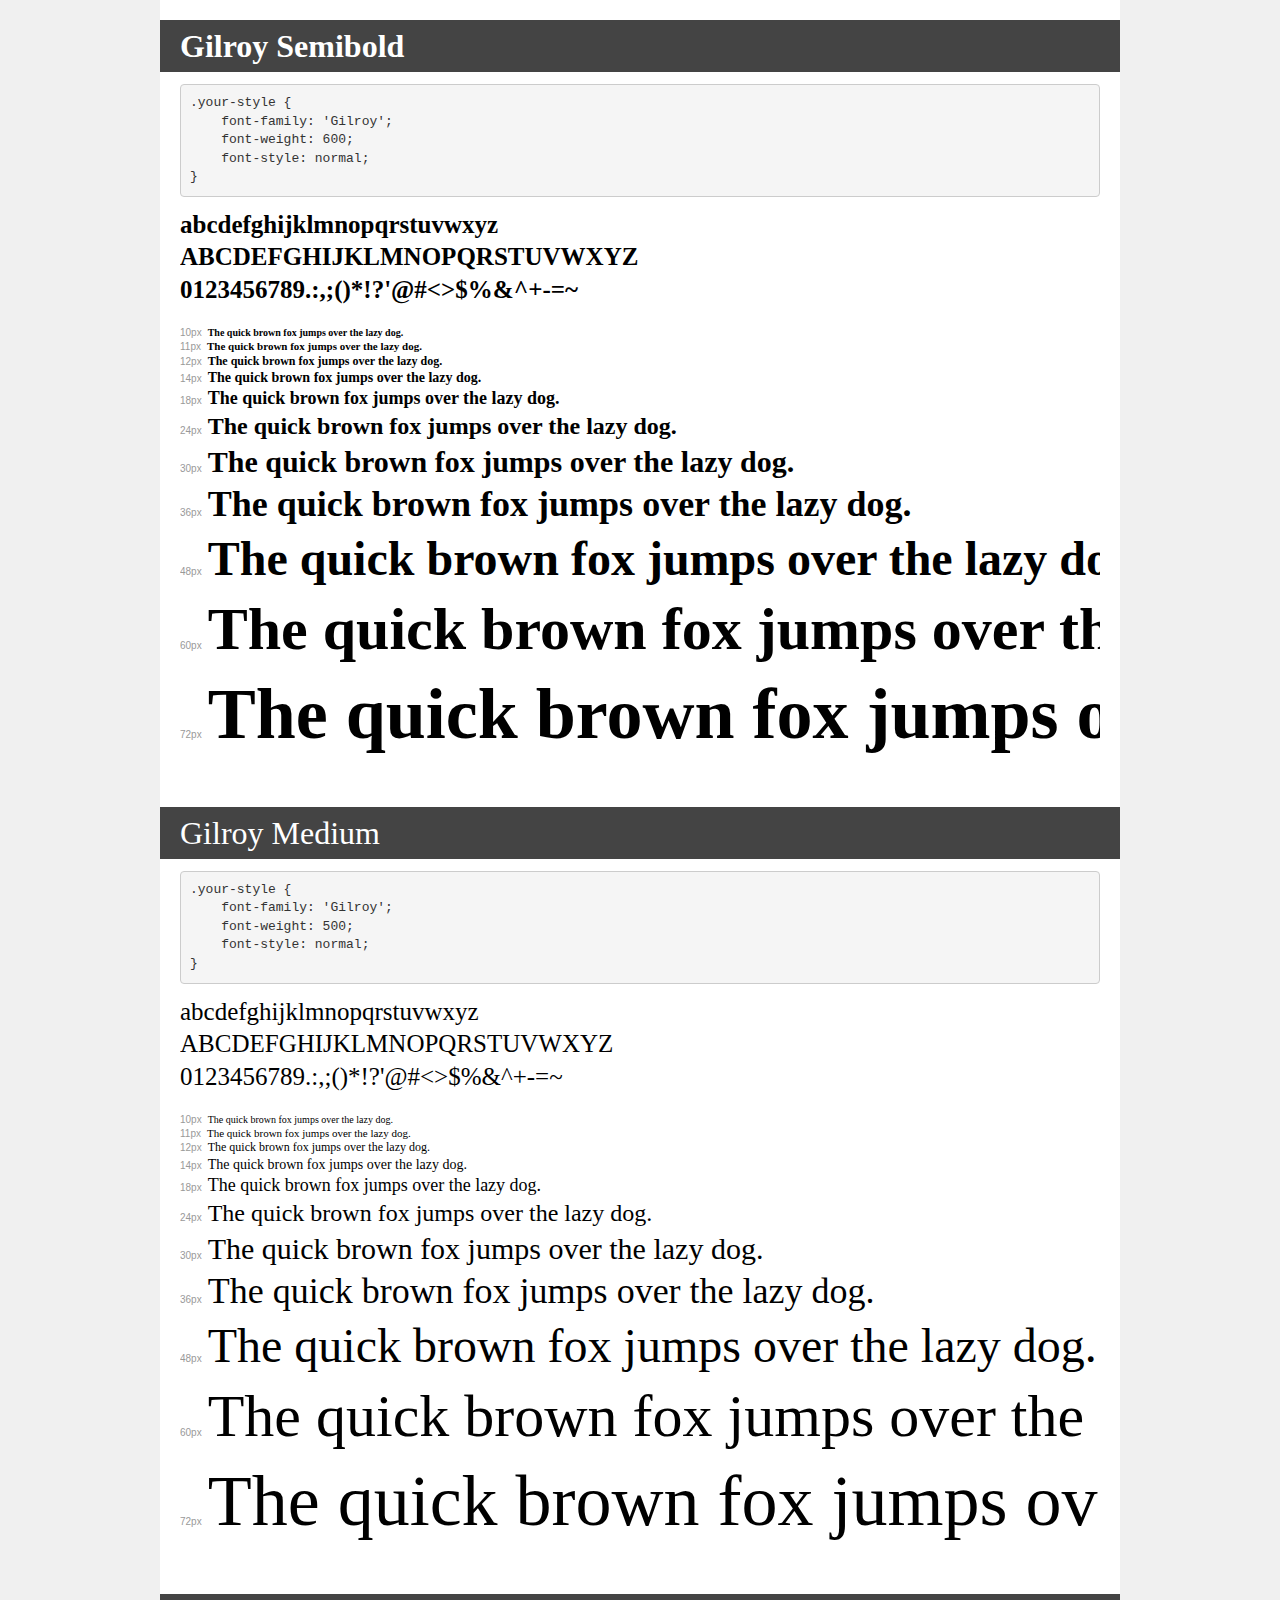
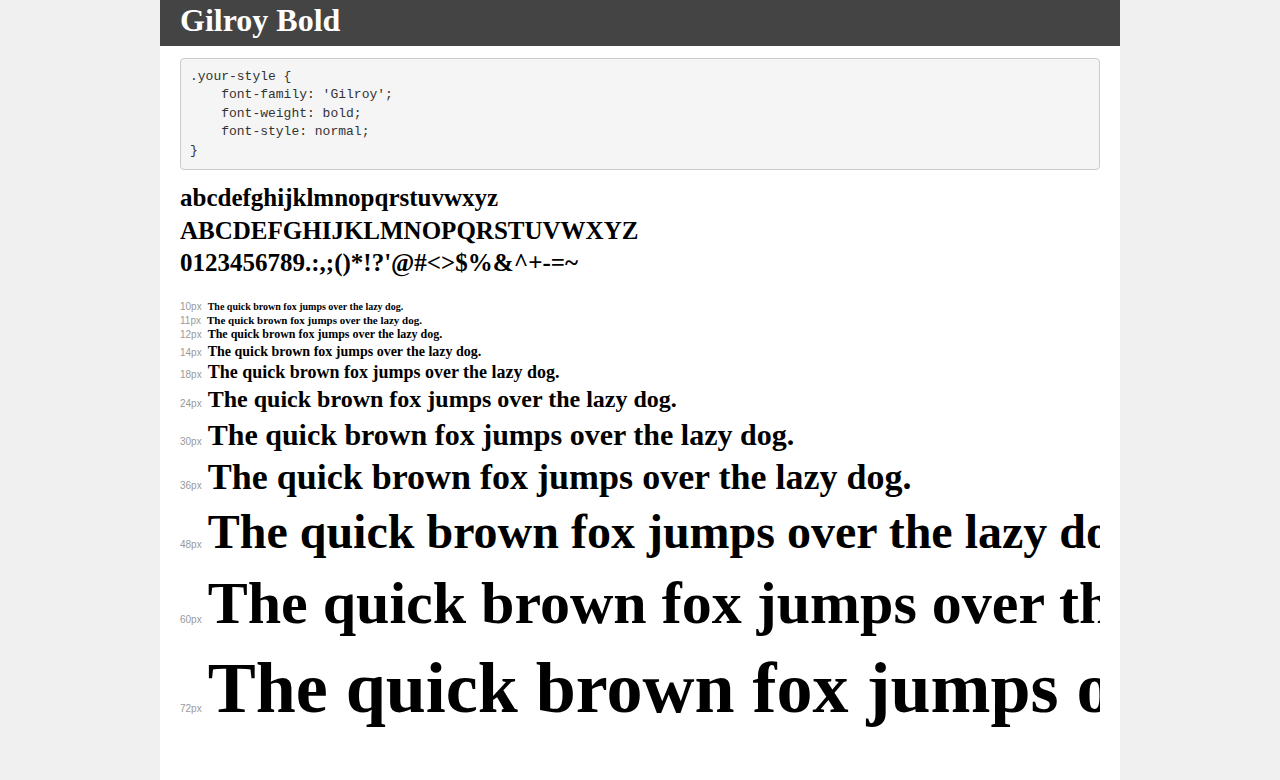
<file: fonts/demo.html>
<!DOCTYPE html>
<html lang="en">
<head>
    <meta charset="utf-8">
    <meta http-equiv="X-UA-Compatible" content="IE=edge">
    <meta name="viewport" content="width=device-width, initial-scale=1">
    <meta name="robots" content="noindex, noarchive">
    <meta name="format-detection" content="telephone=no">
    <title>Transfonter demo</title>
    <link href="stylesheet.css" rel="stylesheet">
    <style>
        /*
        http://meyerweb.com/eric/tools/css/reset/
        v2.0 | 20110126
        License: none (public domain)
        */
        html, body, div, span, applet, object, iframe,
        h1, h2, h3, h4, h5, h6, p, blockquote, pre,
        a, abbr, acronym, address, big, cite, code,
        del, dfn, em, img, ins, kbd, q, s, samp,
        small, strike, strong, sub, sup, tt, var,
        b, u, i, center,
        dl, dt, dd, ol, ul, li,
        fieldset, form, label, legend,
        table, caption, tbody, tfoot, thead, tr, th, td,
        article, aside, canvas, details, embed,
        figure, figcaption, footer, header, hgroup,
        menu, nav, output, ruby, section, summary,
        time, mark, audio, video {
            margin: 0;
            padding: 0;
            border: 0;
            font-size: 100%;
            font: inherit;
            vertical-align: baseline;
        }
        /* HTML5 display-role reset for older browsers */
        article, aside, details, figcaption, figure,
        footer, header, hgroup, menu, nav, section {
            display: block;
        }
        body {
            line-height: 1;
        }
        ol, ul {
            list-style: none;
        }
        blockquote, q {
            quotes: none;
        }
        blockquote:before, blockquote:after,
        q:before, q:after {
            content: '';
            content: none;
        }
        table {
            border-collapse: collapse;
            border-spacing: 0;
        }
        /* demo styles */
        body {
            background: #f0f0f0;
            color: #000;
        }
        .page {
            background: #fff;
            width: 920px;
            margin: 0 auto;
            padding: 20px 20px 0 20px;
            overflow: hidden;
        }
        .font-container {
            overflow-x: auto;
            overflow-y: hidden;
            margin-bottom: 40px;
            line-height: 1.3;
            white-space: nowrap;
            padding-bottom: 5px;
        }
        h1 {
            position: relative;
            background: #444;
            font-size: 32px;
            color: #fff;
            padding: 10px 20px;
            margin: 0 -20px 12px -20px;
        }
        .letters {
            font-size: 25px;
            margin-bottom: 20px;
        }
        .s10:before {
            content: '10px';
        }
        .s11:before {
            content: '11px';
        }
        .s12:before {
            content: '12px';
        }
        .s14:before {
            content: '14px';
        }
        .s18:before {
            content: '18px';
        }
        .s24:before {
            content: '24px';
        }
        .s30:before {
            content: '30px';
        }
        .s36:before {
            content: '36px';
        }
        .s48:before {
            content: '48px';
        }
        .s60:before {
            content: '60px';
        }
        .s72:before {
            content: '72px';
        }
        .s10:before, .s11:before, .s12:before, .s14:before,
        .s18:before, .s24:before, .s30:before, .s36:before,
        .s48:before, .s60:before, .s72:before {
            font-family: Arial, sans-serif;
            font-size: 10px;
            font-weight: normal;
            font-style: normal;
            color: #999;
            padding-right: 6px;
        }
        pre {
            display: block;
            padding: 9px;
            margin: 0 0 12px;
            font-family: Monaco, Menlo, Consolas, "Courier New", monospace;
            font-size: 13px;
            line-height: 1.428571429;
            color: #333;
            font-weight: normal;
            font-style: normal;
            background-color: #f5f5f5;
            border: 1px solid #ccc;
            overflow-x: auto;
            border-radius: 4px;
        }
        /* responsive */
        @media (max-width: 959px) {
            .page {
                width: auto;
                margin: 0;
            }
        }
    </style>
</head>
<body>
<div class="page">
    <div class="demo">
        <h1 style="font-family: 'Gilroy'; font-weight: 600; font-style: normal;">Gilroy Semibold</h1>
        <pre title="Usage">.your-style {
    font-family: 'Gilroy';
    font-weight: 600;
    font-style: normal;
}</pre>
        <div class="font-container" style="font-family: 'Gilroy'; font-weight: 600; font-style: normal;">
            <p class="letters">
                abcdefghijklmnopqrstuvwxyz<br>
ABCDEFGHIJKLMNOPQRSTUVWXYZ<br>
                0123456789.:,;()*!?'@#&lt;&gt;$%&^+-=~
            </p>
            <p class="s10" style="font-size: 10px;">The quick brown fox jumps over the lazy dog.</p>
            <p class="s11" style="font-size: 11px;">The quick brown fox jumps over the lazy dog.</p>
            <p class="s12" style="font-size: 12px;">The quick brown fox jumps over the lazy dog.</p>
            <p class="s14" style="font-size: 14px;">The quick brown fox jumps over the lazy dog.</p>
            <p class="s18" style="font-size: 18px;">The quick brown fox jumps over the lazy dog.</p>
            <p class="s24" style="font-size: 24px;">The quick brown fox jumps over the lazy dog.</p>
            <p class="s30" style="font-size: 30px;">The quick brown fox jumps over the lazy dog.</p>
            <p class="s36" style="font-size: 36px;">The quick brown fox jumps over the lazy dog.</p>
            <p class="s48" style="font-size: 48px;">The quick brown fox jumps over the lazy dog.</p>
            <p class="s60" style="font-size: 60px;">The quick brown fox jumps over the lazy dog.</p>
            <p class="s72" style="font-size: 72px;">The quick brown fox jumps over the lazy dog.</p>
        </div>
    </div>

    <div class="demo">
        <h1 style="font-family: 'Gilroy'; font-weight: 500; font-style: normal;">Gilroy Medium</h1>
        <pre title="Usage">.your-style {
    font-family: 'Gilroy';
    font-weight: 500;
    font-style: normal;
}</pre>
        <div class="font-container" style="font-family: 'Gilroy'; font-weight: 500; font-style: normal;">
            <p class="letters">
                abcdefghijklmnopqrstuvwxyz<br>
ABCDEFGHIJKLMNOPQRSTUVWXYZ<br>
                0123456789.:,;()*!?'@#&lt;&gt;$%&^+-=~
            </p>
            <p class="s10" style="font-size: 10px;">The quick brown fox jumps over the lazy dog.</p>
            <p class="s11" style="font-size: 11px;">The quick brown fox jumps over the lazy dog.</p>
            <p class="s12" style="font-size: 12px;">The quick brown fox jumps over the lazy dog.</p>
            <p class="s14" style="font-size: 14px;">The quick brown fox jumps over the lazy dog.</p>
            <p class="s18" style="font-size: 18px;">The quick brown fox jumps over the lazy dog.</p>
            <p class="s24" style="font-size: 24px;">The quick brown fox jumps over the lazy dog.</p>
            <p class="s30" style="font-size: 30px;">The quick brown fox jumps over the lazy dog.</p>
            <p class="s36" style="font-size: 36px;">The quick brown fox jumps over the lazy dog.</p>
            <p class="s48" style="font-size: 48px;">The quick brown fox jumps over the lazy dog.</p>
            <p class="s60" style="font-size: 60px;">The quick brown fox jumps over the lazy dog.</p>
            <p class="s72" style="font-size: 72px;">The quick brown fox jumps over the lazy dog.</p>
        </div>
    </div>

    <div class="demo">
        <h1 style="font-family: 'Gilroy'; font-weight: bold; font-style: normal;">Gilroy Bold</h1>
        <pre title="Usage">.your-style {
    font-family: 'Gilroy';
    font-weight: bold;
    font-style: normal;
}</pre>
        <div class="font-container" style="font-family: 'Gilroy'; font-weight: bold; font-style: normal;">
            <p class="letters">
                abcdefghijklmnopqrstuvwxyz<br>
ABCDEFGHIJKLMNOPQRSTUVWXYZ<br>
                0123456789.:,;()*!?'@#&lt;&gt;$%&^+-=~
            </p>
            <p class="s10" style="font-size: 10px;">The quick brown fox jumps over the lazy dog.</p>
            <p class="s11" style="font-size: 11px;">The quick brown fox jumps over the lazy dog.</p>
            <p class="s12" style="font-size: 12px;">The quick brown fox jumps over the lazy dog.</p>
            <p class="s14" style="font-size: 14px;">The quick brown fox jumps over the lazy dog.</p>
            <p class="s18" style="font-size: 18px;">The quick brown fox jumps over the lazy dog.</p>
            <p class="s24" style="font-size: 24px;">The quick brown fox jumps over the lazy dog.</p>
            <p class="s30" style="font-size: 30px;">The quick brown fox jumps over the lazy dog.</p>
            <p class="s36" style="font-size: 36px;">The quick brown fox jumps over the lazy dog.</p>
            <p class="s48" style="font-size: 48px;">The quick brown fox jumps over the lazy dog.</p>
            <p class="s60" style="font-size: 60px;">The quick brown fox jumps over the lazy dog.</p>
            <p class="s72" style="font-size: 72px;">The quick brown fox jumps over the lazy dog.</p>
        </div>
    </div>

</div>
</body>
</html>
</file>
<file: fonts/stylesheet.css>
@font-face {
    font-family: 'Gilroy';
    src: local('Gilroy Semibold'), local('Gilroy-Semibold'),
        url('');
    font-weight: 600;
    font-style: normal;
    font-display: swap;
}

@font-face {
    font-family: 'Gilroy';
    src: local('Gilroy Medium'), local('Gilroy-Medium'),
        url('');
    font-weight: bold;
    font-style: normal;
    font-display: swap;
}
</file>
